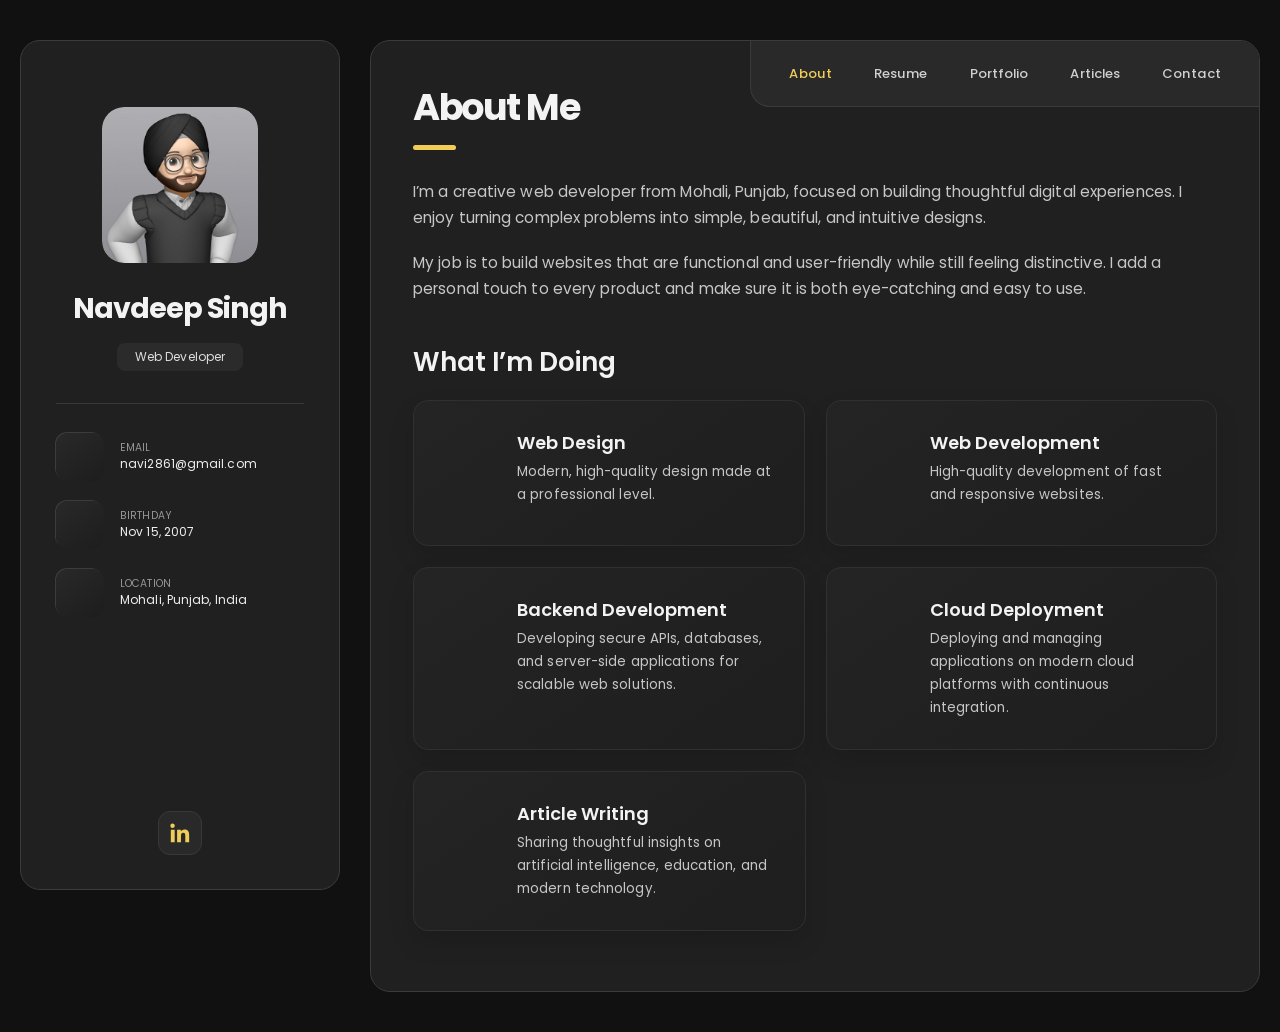
<file: index.html>
<!DOCTYPE html><html lang="en"><head><meta charset="UTF-8"><meta name="viewport" content="width=device-width,initial-scale=1"><meta name="description" content="About Navdeep Singh, frontend developer."><meta name="theme-color" content="#FAF8F4"><title>About — Navdeep Singh</title><link rel="preconnect" href="https://fonts.googleapis.com"><link rel="preconnect" href="https://fonts.gstatic.com" crossorigin><link href="https://fonts.googleapis.com/css2?family=Cormorant+Garamond:ital,wght@1,500;1,600&family=Inter:wght@400;500;600&family=Space+Grotesk:wght@500;600;700;800&display=swap" rel="stylesheet"><link rel="stylesheet" href="assets/css/style.css"></head><body data-page="about"><a class="skip-link" href="#main-content">Skip to main content</a><div id="portfolio-app"></div><noscript>Please enable JavaScript to view this portfolio.</noscript><script src="assets/js/script.js"></script></body></html>
</file>
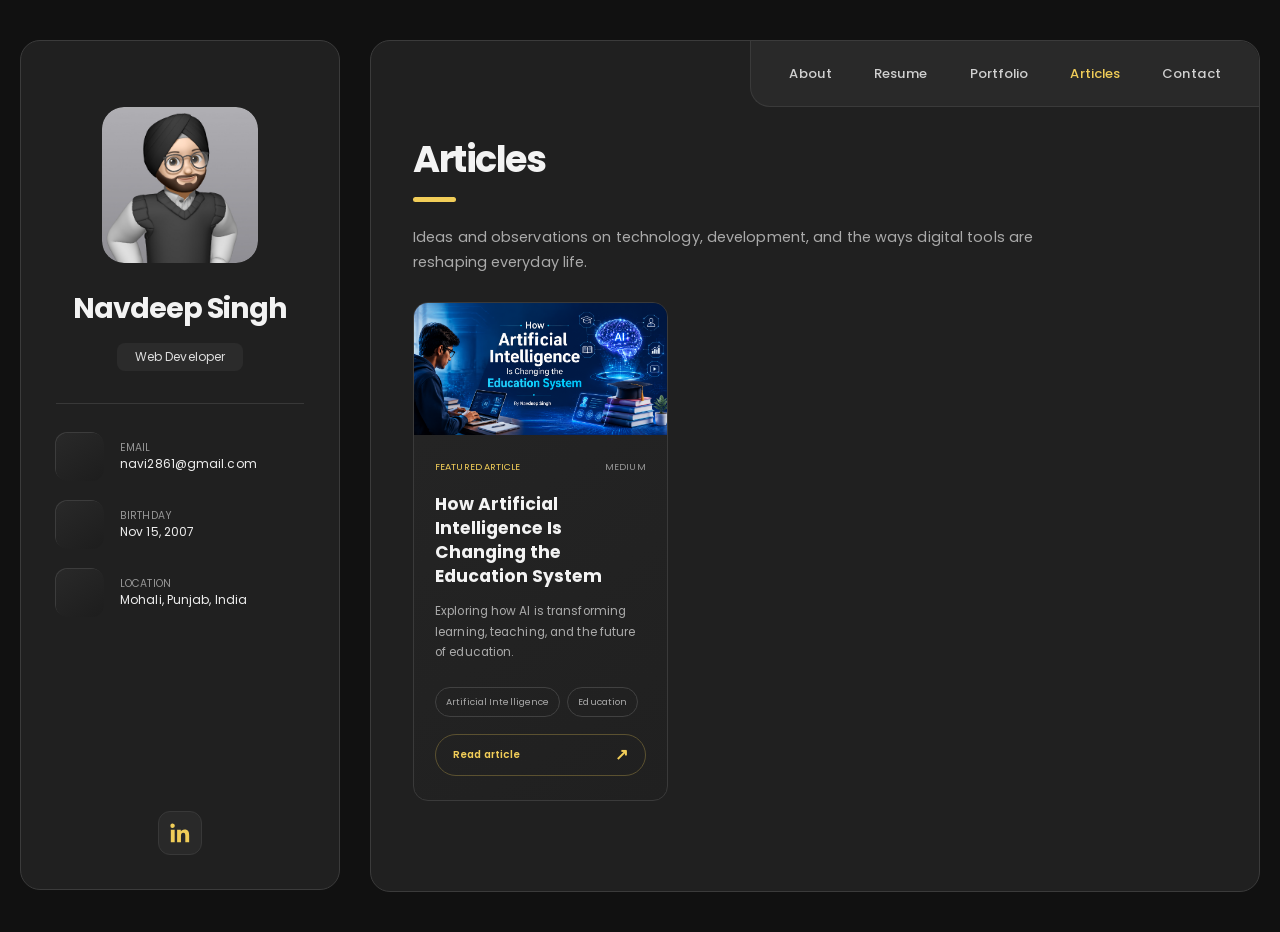
<file: articles.html>
<!DOCTYPE html><html lang="en"><head><meta charset="UTF-8"><meta name="viewport" content="width=device-width,initial-scale=1"><meta name="description" content="Articles by Navdeep Singh about artificial intelligence, education, and technology."><meta name="theme-color" content="#111111"><title>Articles — Navdeep Singh</title><link rel="preconnect" href="https://fonts.googleapis.com"><link rel="preconnect" href="https://fonts.gstatic.com" crossorigin><link href="https://fonts.googleapis.com/css2?family=Cormorant+Garamond:ital,wght@1,500;1,600&family=Inter:wght@400;500;600&family=Space+Grotesk:wght@500;600;700;800&display=swap" rel="stylesheet"><link rel="stylesheet" href="assets/css/style.css"></head><body data-page="articles"><a class="skip-link" href="#main-content">Skip to main content</a><div id="portfolio-app"></div><noscript>Please enable JavaScript to view this portfolio.</noscript><script src="assets/js/script.js"></script></body></html>
</file>
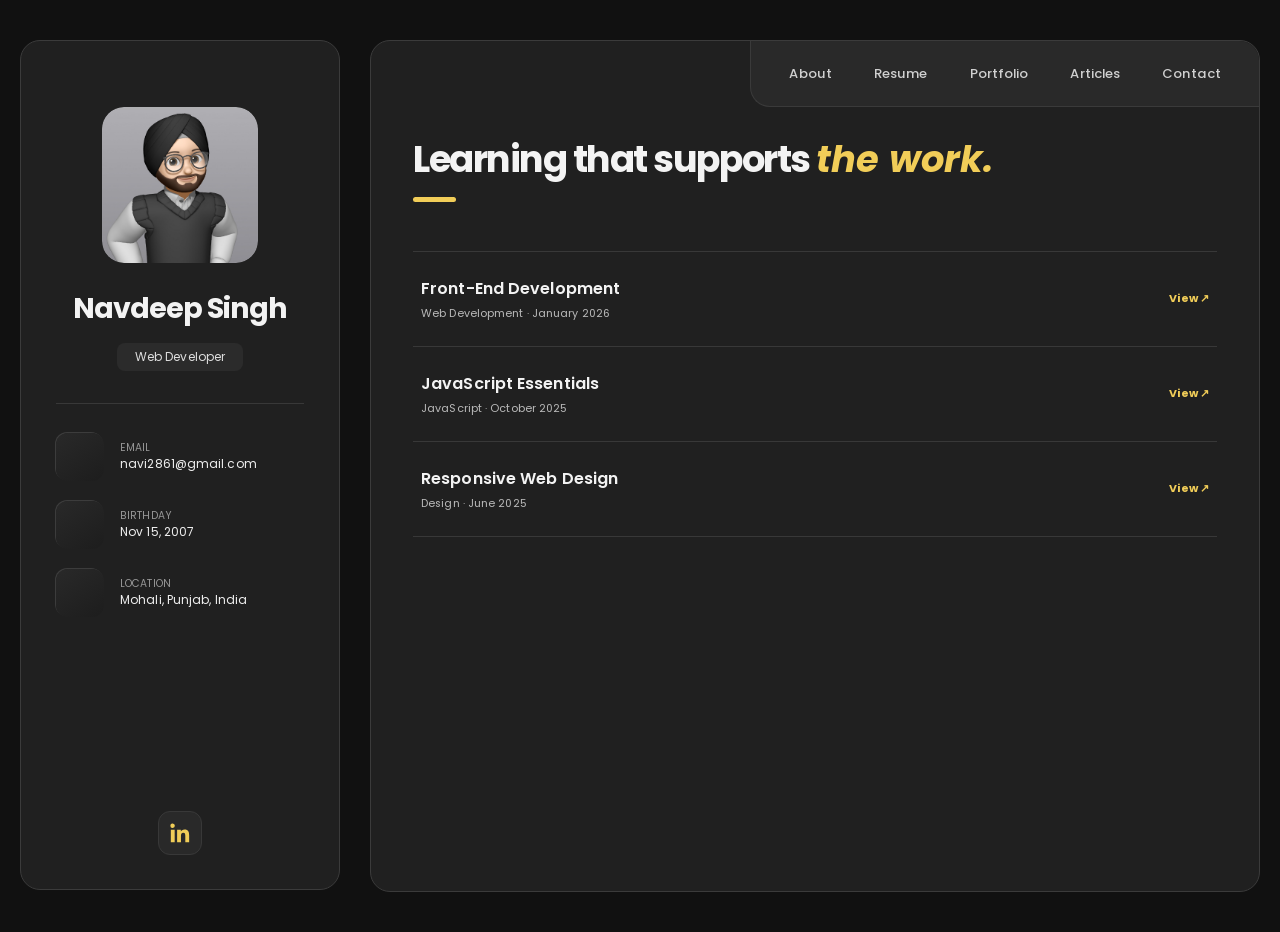
<file: certifications.html>
<!DOCTYPE html><html lang="en"><head><meta charset="UTF-8"><meta name="viewport" content="width=device-width,initial-scale=1"><meta name="description" content="Certifications earned by Navdeep Singh."><meta name="theme-color" content="#FAF8F4"><title>Certifications — Navdeep Singh</title><link rel="preconnect" href="https://fonts.googleapis.com"><link rel="preconnect" href="https://fonts.gstatic.com" crossorigin><link href="https://fonts.googleapis.com/css2?family=Cormorant+Garamond:ital,wght@1,500;1,600&family=Inter:wght@400;500;600&family=Space+Grotesk:wght@500;600;700;800&display=swap" rel="stylesheet"><link rel="stylesheet" href="assets/css/style.css"></head><body data-page="certifications"><a class="skip-link" href="#main-content">Skip to main content</a><div id="portfolio-app"></div><noscript>Please enable JavaScript to view this portfolio.</noscript><script src="assets/js/script.js"></script></body></html>
</file>
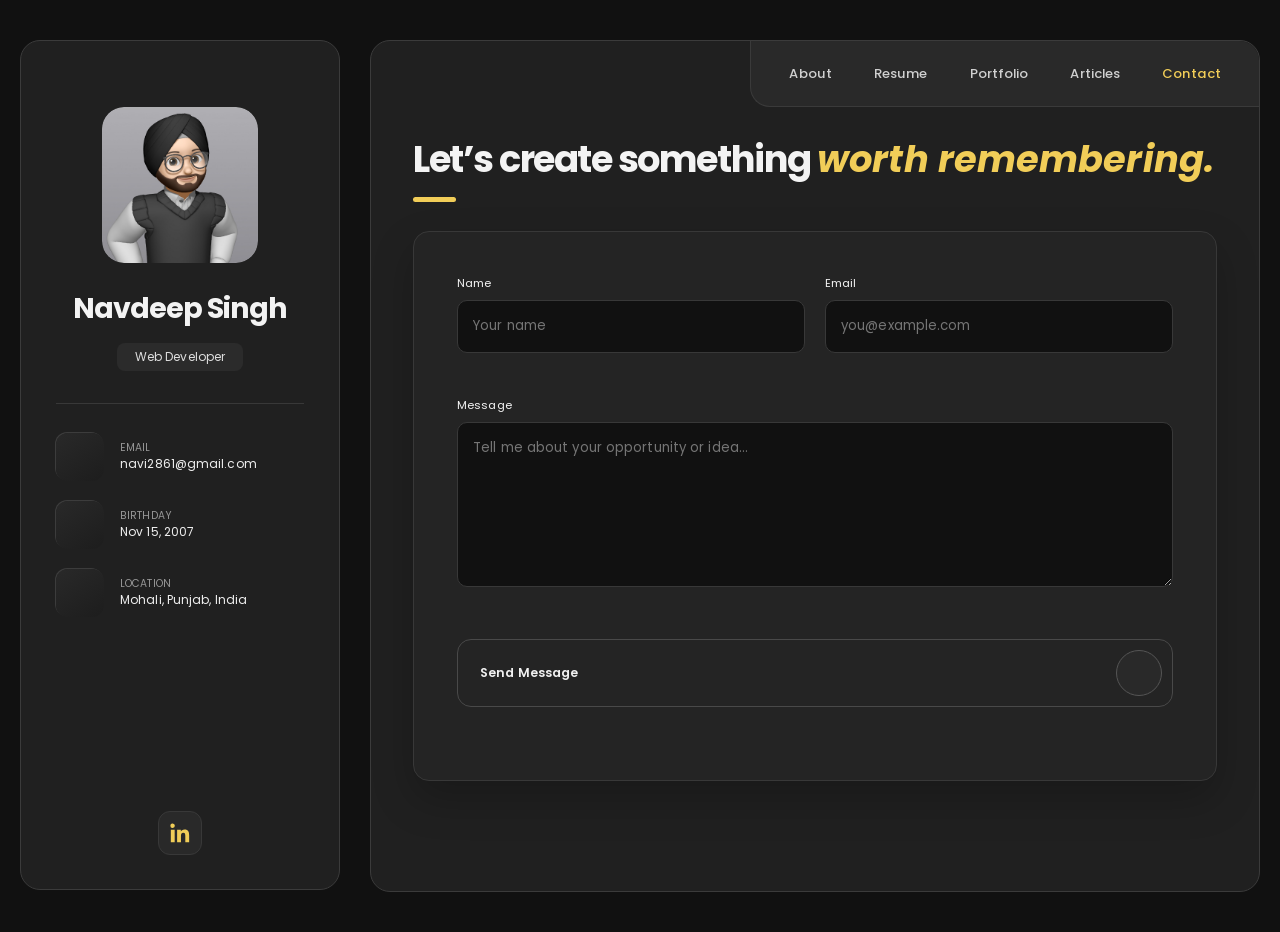
<file: contact.html>
<!DOCTYPE html><html lang="en"><head><meta charset="UTF-8"><meta name="viewport" content="width=device-width,initial-scale=1"><meta name="description" content="Contact Navdeep Singh."><meta name="theme-color" content="#FAF8F4"><title>Contact — Navdeep Singh</title><link rel="preconnect" href="https://fonts.googleapis.com"><link rel="preconnect" href="https://fonts.gstatic.com" crossorigin><link href="https://fonts.googleapis.com/css2?family=Cormorant+Garamond:ital,wght@1,500;1,600&family=Inter:wght@400;500;600&family=Space+Grotesk:wght@500;600;700;800&display=swap" rel="stylesheet"><link rel="stylesheet" href="assets/css/style.css"></head><body data-page="contact"><a class="skip-link" href="#main-content">Skip to main content</a><div id="portfolio-app"></div><noscript>Please enable JavaScript to view this portfolio.</noscript><script src="assets/js/script.js"></script></body></html>
</file>
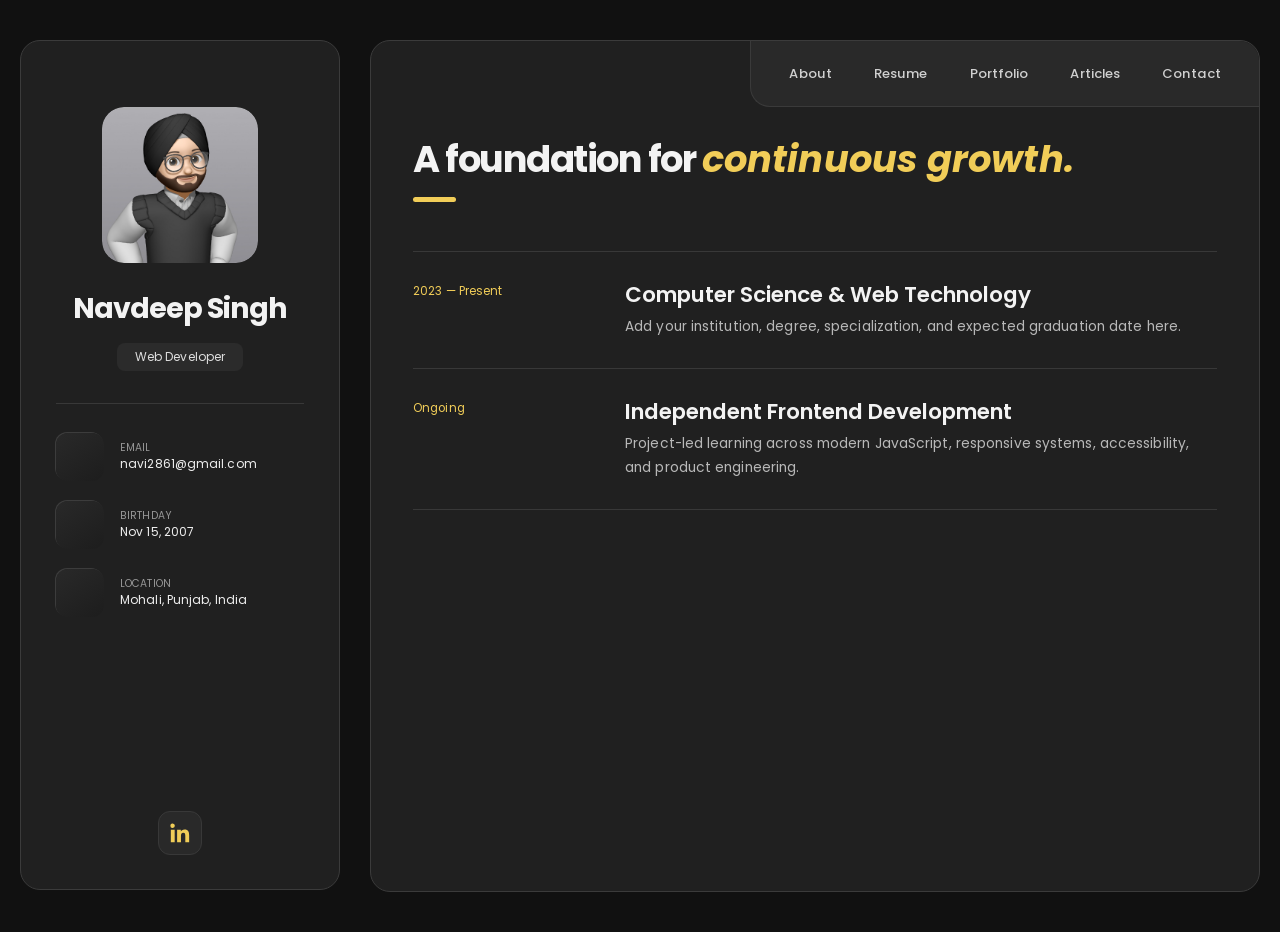
<file: education.html>
<!DOCTYPE html><html lang="en"><head><meta charset="UTF-8"><meta name="viewport" content="width=device-width,initial-scale=1"><meta name="description" content="Education of Navdeep Singh."><meta name="theme-color" content="#FAF8F4"><title>Education — Navdeep Singh</title><link rel="preconnect" href="https://fonts.googleapis.com"><link rel="preconnect" href="https://fonts.gstatic.com" crossorigin><link href="https://fonts.googleapis.com/css2?family=Cormorant+Garamond:ital,wght@1,500;1,600&family=Inter:wght@400;500;600&family=Space+Grotesk:wght@500;600;700;800&display=swap" rel="stylesheet"><link rel="stylesheet" href="assets/css/style.css"></head><body data-page="education"><a class="skip-link" href="#main-content">Skip to main content</a><div id="portfolio-app"></div><noscript>Please enable JavaScript to view this portfolio.</noscript><script src="assets/js/script.js"></script></body></html>
</file>
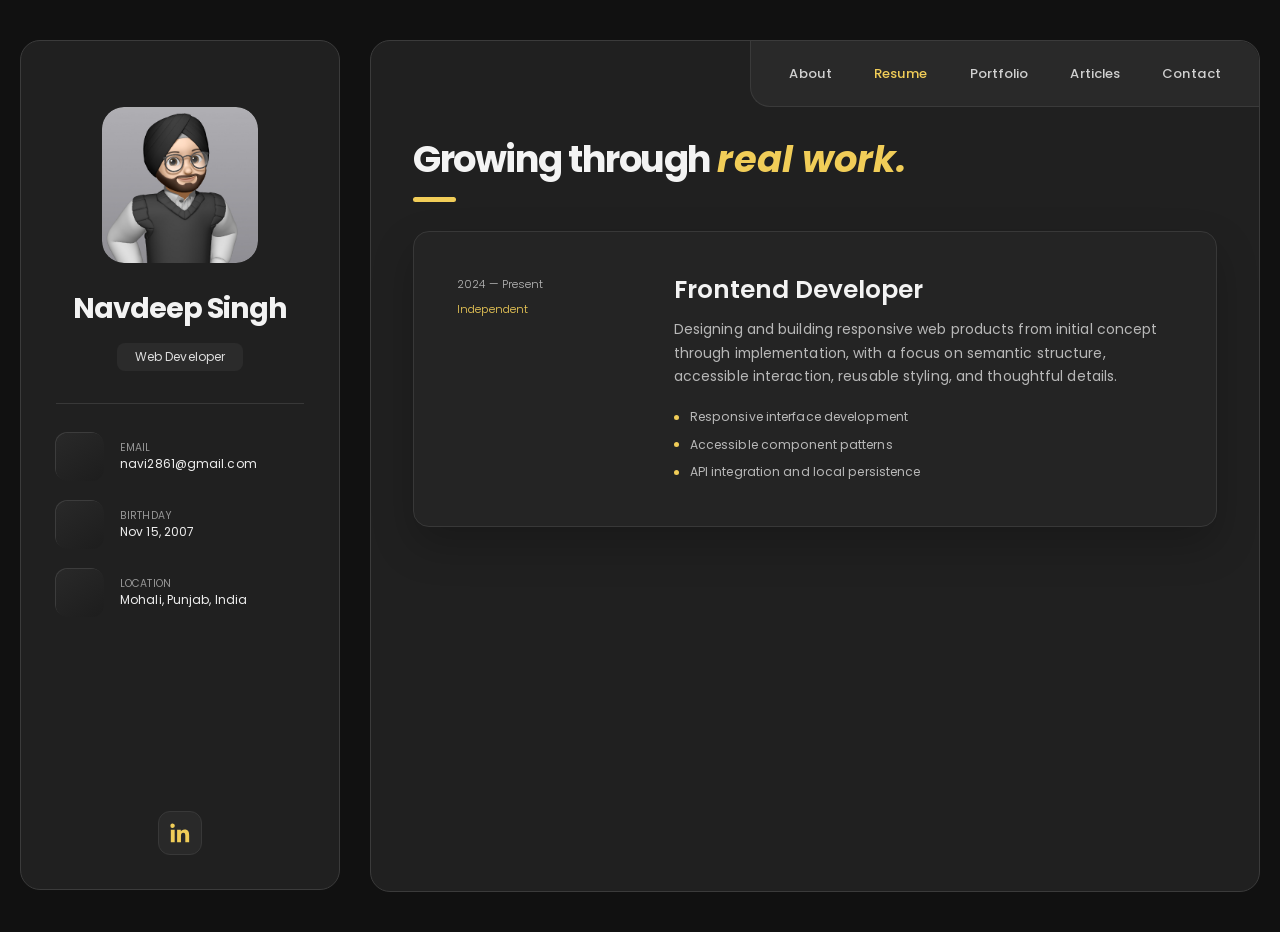
<file: experience.html>
<!DOCTYPE html><html lang="en"><head><meta charset="UTF-8"><meta name="viewport" content="width=device-width,initial-scale=1"><meta name="description" content="Experience of Navdeep Singh."><meta name="theme-color" content="#FAF8F4"><title>Experience — Navdeep Singh</title><link rel="preconnect" href="https://fonts.googleapis.com"><link rel="preconnect" href="https://fonts.gstatic.com" crossorigin><link href="https://fonts.googleapis.com/css2?family=Cormorant+Garamond:ital,wght@1,500;1,600&family=Inter:wght@400;500;600&family=Space+Grotesk:wght@500;600;700;800&display=swap" rel="stylesheet"><link rel="stylesheet" href="assets/css/style.css"></head><body data-page="experience"><a class="skip-link" href="#main-content">Skip to main content</a><div id="portfolio-app"></div><noscript>Please enable JavaScript to view this portfolio.</noscript><script src="assets/js/script.js"></script></body></html>
</file>
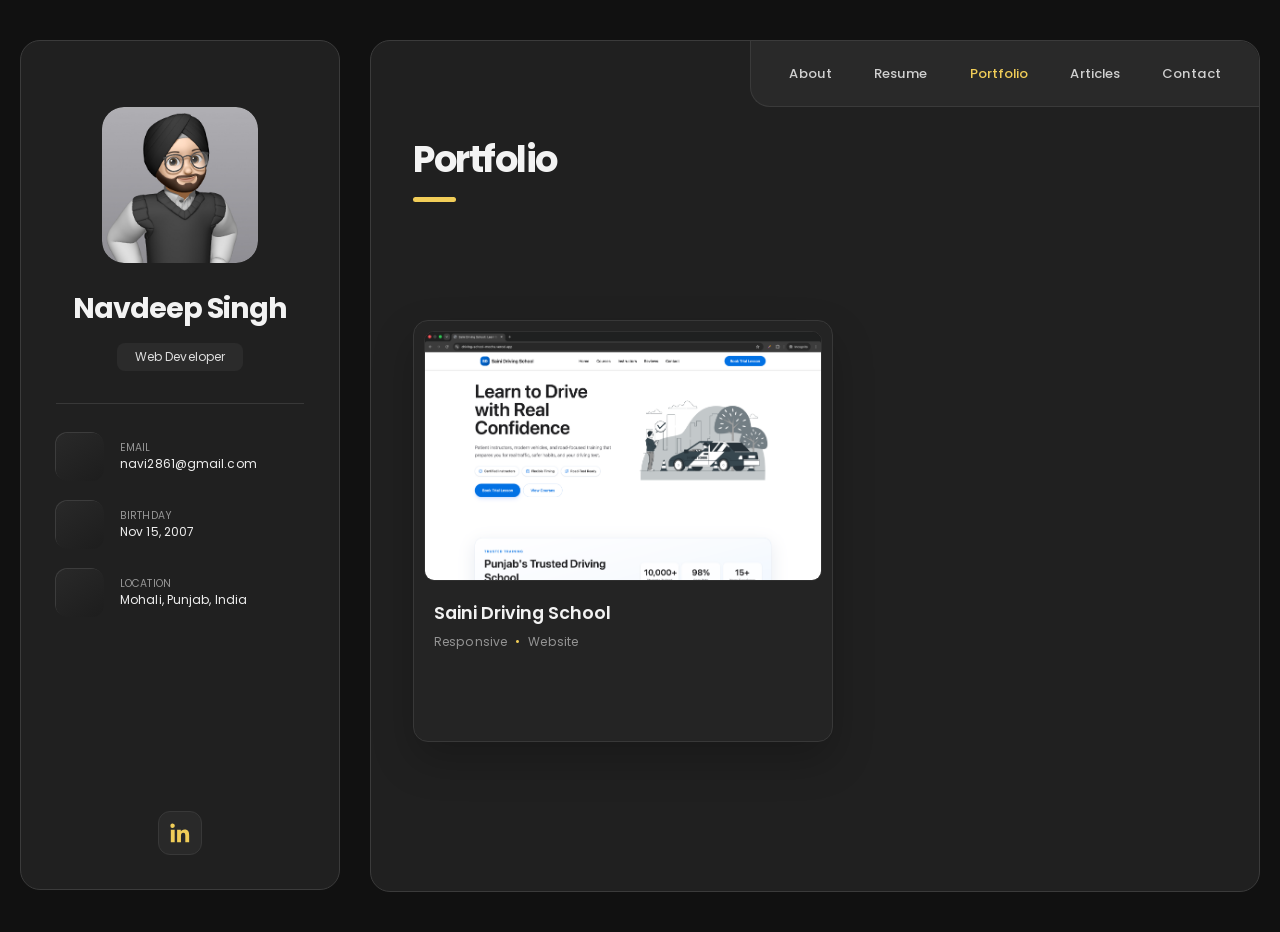
<file: projects.html>
<!DOCTYPE html><html lang="en"><head><meta charset="UTF-8"><meta name="viewport" content="width=device-width,initial-scale=1"><meta name="description" content="Featured projects by Navdeep Singh."><meta name="theme-color" content="#FAF8F4"><title>Projects — Navdeep Singh</title><link rel="preconnect" href="https://fonts.googleapis.com"><link rel="preconnect" href="https://fonts.gstatic.com" crossorigin><link href="https://fonts.googleapis.com/css2?family=Cormorant+Garamond:ital,wght@1,500;1,600&family=Inter:wght@400;500;600&family=Space+Grotesk:wght@500;600;700;800&display=swap" rel="stylesheet"><link rel="stylesheet" href="assets/css/style.css"></head><body data-page="projects"><a class="skip-link" href="#main-content">Skip to main content</a><div id="portfolio-app"></div><noscript>Please enable JavaScript to view this portfolio.</noscript><script src="assets/js/script.js"></script></body></html>
</file>
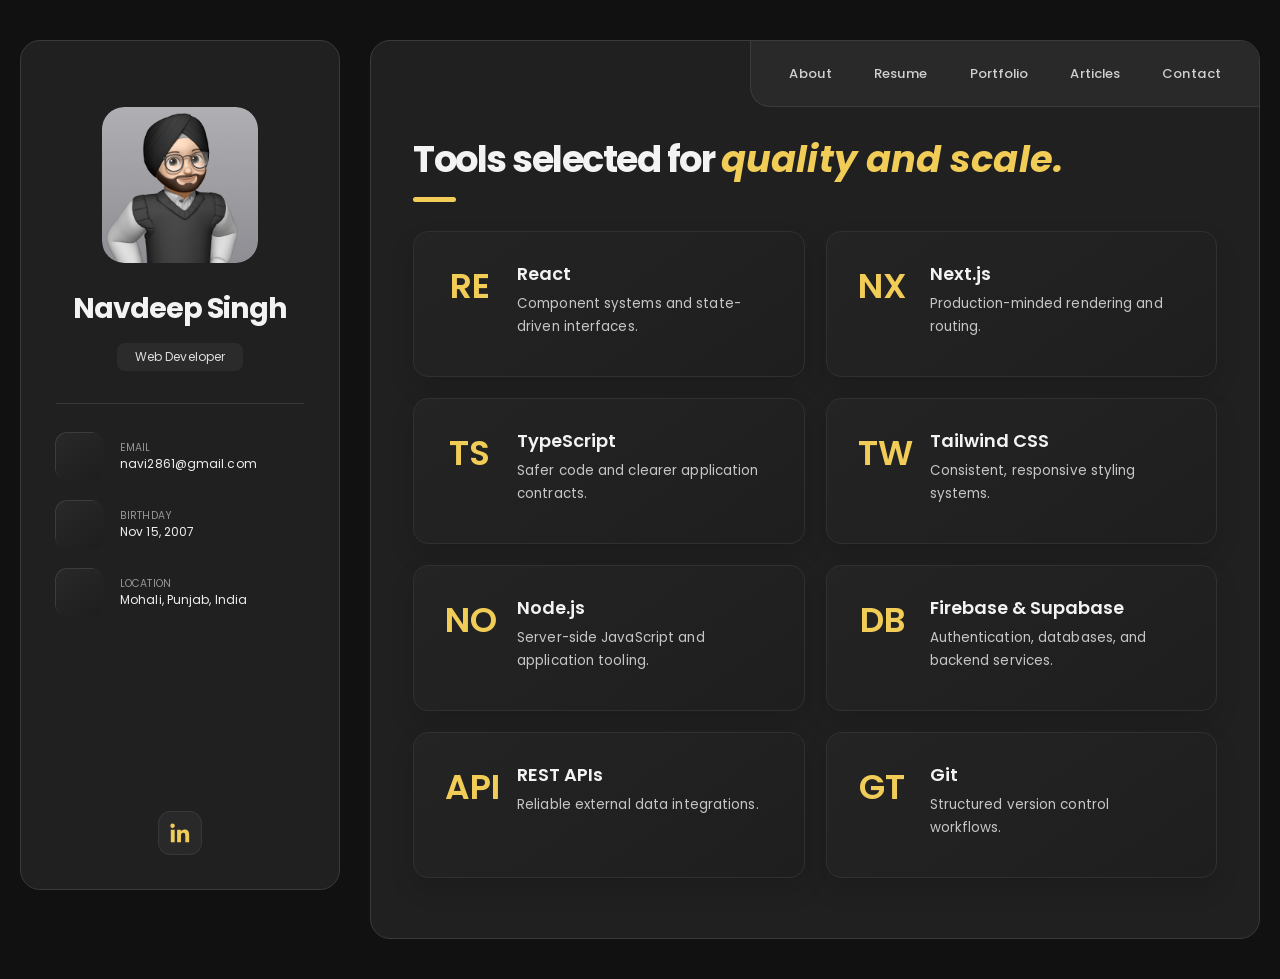
<file: skills.html>
<!DOCTYPE html><html lang="en"><head><meta charset="UTF-8"><meta name="viewport" content="width=device-width,initial-scale=1"><meta name="description" content="Technical skills of Navdeep Singh."><meta name="theme-color" content="#FAF8F4"><title>Skills — Navdeep Singh</title><link rel="preconnect" href="https://fonts.googleapis.com"><link rel="preconnect" href="https://fonts.gstatic.com" crossorigin><link href="https://fonts.googleapis.com/css2?family=Cormorant+Garamond:ital,wght@1,500;1,600&family=Inter:wght@400;500;600&family=Space+Grotesk:wght@500;600;700;800&display=swap" rel="stylesheet"><link rel="stylesheet" href="assets/css/style.css"></head><body data-page="skills"><a class="skip-link" href="#main-content">Skip to main content</a><div id="portfolio-app"></div><noscript>Please enable JavaScript to view this portfolio.</noscript><script src="assets/js/script.js"></script></body></html>
</file>
<file: assets/css/style.css>
@import url('https://fonts.googleapis.com/css2?family=Poppins:wght@300;400;500;600;700;800&display=swap');

.page-loader{position:fixed;inset:0;z-index:9999;display:flex;flex-direction:column;align-items:center;justify-content:center;gap:14px;background:#111;opacity:1;visibility:visible;transition:opacity .4s ease,visibility .4s ease}.page-loader.loader-hidden{opacity:0;visibility:hidden;pointer-events:none}.page-loader lord-icon{display:block;width:120px!important;height:120px!important}.page-loader p{color:#939393;font:400 .78rem/1.5 "Poppins",sans-serif;letter-spacing:.2px}

:root{--bg:#faf8f4;--panel:#f2eee7;--card:#ffffff;--ink:#171717;--muted:#606060;--line:#ddd6cc;--gold:#b08d57;--gold-text:#765b36;--gold-hover:#967447;--danger:#a44e4e;--shadow:0 18px 55px rgba(45,37,27,.07);--radius:16px;color-scheme:light}
[data-theme="dark"]{--bg:#121212;--panel:#171717;--card:#1b1b1b;--ink:#ececec;--muted:#9d9d9d;--line:#2a2a2a;--gold:#d4af37;--gold-text:#d4af37;--gold-hover:#b8962f;--danger:#d77a7a;--shadow:0 18px 55px rgba(18,18,18,.25);color-scheme:dark}
*{box-sizing:border-box;margin:0;padding:0}html{scroll-behavior:smooth;scroll-padding-top:88px}body{background:var(--bg);color:var(--ink);font:400 18px/1.65 "Inter",sans-serif;overflow-x:hidden;transition:background .3s,color .3s}a{color:inherit;text-decoration:none}button,input,textarea{font:inherit;color:inherit}button{cursor:pointer}ul{list-style:none}h1,h2,h3{font-family:"Space Grotesk",sans-serif}.skip-link{position:fixed;left:20px;top:-80px;z-index:100;background:var(--gold);color:#171717;padding:10px 15px;border-radius:8px}.skip-link:focus{top:16px}:focus-visible{outline:2px solid var(--gold);outline-offset:4px}.portfolio-shell{width:min(1480px,100%);margin:auto;display:grid;grid-template-columns:minmax(320px,360px) minmax(0,1fr);gap:clamp(48px,5vw,80px);padding:32px clamp(32px,4vw,64px)}.profile-sidebar{position:relative}.profile-card{position:sticky;top:32px;height:calc(100vh - 64px);min-height:700px;background:var(--panel);border:1px solid var(--line);border-radius:var(--radius);padding:28px;display:flex;flex-direction:column;justify-content:center;box-shadow:var(--shadow)}.profile-topline{display:flex;justify-content:space-between;align-items:center;margin-bottom:18px}.availability{font-size:.6rem;text-transform:uppercase;letter-spacing:.1em;color:var(--muted);display:flex;align-items:center;gap:8px}.availability i{width:7px;height:7px;border-radius:50%;background:var(--gold);box-shadow:0 0 0 4px color-mix(in srgb,var(--gold) 16%,transparent)}.theme-toggle{width:44px;height:44px;border:1px solid var(--line);border-radius:50%;background:var(--card);display:grid;place-items:center;transition:.2s}.theme-toggle:hover{border-color:var(--gold);color:var(--gold-text);transform:rotate(12deg)}.profile-image{position:relative;height:clamp(160px,23vh,220px);border-radius:12px;overflow:hidden;background:color-mix(in srgb,var(--panel) 68%,var(--gold));display:grid;place-items:center}.profile-image:before{content:"";position:absolute;width:58%;height:74%;bottom:-28%;border-radius:50% 50% 15% 15%;background:color-mix(in srgb,var(--muted) 42%,var(--panel))}.profile-image span{position:relative;font:700 4.8rem/1 "Space Grotesk",sans-serif;color:color-mix(in srgb,var(--muted) 70%,var(--gold));letter-spacing:-.08em}.profile-image small{position:absolute;bottom:12px;right:12px;color:var(--muted);font-size:.55rem;text-transform:uppercase;letter-spacing:.1em}.profile-intro{margin:22px 0 19px}.profile-label{font:600 .67rem/1 "Space Grotesk",sans-serif;text-transform:uppercase;letter-spacing:.15em;color:var(--gold-text)}.profile-intro h1{font-size:clamp(2.5rem,3.2vw,3.45rem);line-height:.94;letter-spacing:-.06em;margin:11px 0 13px}.tagline{color:var(--muted);font-size:.78rem;line-height:1.55;max-width:290px}.profile-details{font-style:normal;border-top:1px solid var(--line);display:grid}.profile-details>a,.profile-details>div{display:flex;justify-content:space-between;align-items:center;gap:12px;border-bottom:1px solid var(--line);padding:8px 0}.profile-details span{font-size:.58rem;color:var(--muted)}.profile-details strong{font-size:.61rem;font-weight:600;text-align:right;overflow-wrap:anywhere}.profile-details a:hover strong{color:var(--gold-text)}.resume-button{min-height:46px;margin-top:17px;padding:0 17px;border-radius:999px;background:var(--gold);color:#171717;display:flex;align-items:center;justify-content:space-between;font:600 .69rem "Space Grotesk",sans-serif;transition:.2s}.resume-button:hover{background:var(--gold-hover);transform:translateY(-2px)}.profile-socials{display:flex;gap:8px;margin-top:13px}.profile-socials a{width:38px;height:38px;border-radius:50%;border:1px solid var(--line);display:grid;place-items:center;font-size:.6rem;font-weight:600;background:var(--card)}.profile-socials a:hover{border-color:var(--gold);color:var(--gold-text)}.sidebar-footer{margin-top:13px;color:var(--muted);font-size:.55rem}.main-content{min-width:0;background:var(--card);border:1px solid var(--line);border-radius:var(--radius);box-shadow:var(--shadow);align-self:start}.content-nav{position:sticky;top:0;z-index:20;min-height:66px;padding:10px clamp(24px,4vw,48px);display:flex;align-items:center;justify-content:space-between;gap:16px;border-bottom:1px solid var(--line);border-radius:var(--radius) var(--radius) 0 0;background:color-mix(in srgb,var(--card) 92%,transparent);backdrop-filter:blur(16px)}.content-nav a{position:relative;min-height:44px;display:flex;align-items:center;color:var(--muted);font:500 .63rem "Space Grotesk",sans-serif;text-transform:uppercase;letter-spacing:.07em;white-space:nowrap}.content-nav a:hover,.content-nav a.active{color:var(--gold-text)}.content-nav a.active:after{content:"";position:absolute;left:0;right:0;bottom:3px;height:1px;background:var(--gold)}.content-section{margin-inline:clamp(24px,4vw,48px);padding:clamp(100px,10vw,150px) 0;border-bottom:1px solid var(--line)}.content-section:first-of-type{padding-top:clamp(80px,8vw,120px)}.content-section:last-child{border:0}.section-heading{margin-bottom:52px}.section-heading>p{color:var(--gold-text);font:600 .68rem/1 "Space Grotesk",sans-serif;text-transform:uppercase;letter-spacing:.16em;margin-bottom:20px}.section-heading h2{font-size:clamp(3.1rem,5vw,5rem);line-height:1.02;letter-spacing:-.06em;max-width:900px}.section-heading h2 em{font-family:"Cormorant Garamond",serif;font-weight:600;color:var(--gold);white-space:nowrap}.section-heading>span{display:block;color:var(--muted);font-size:.88rem;margin-top:22px}.about-grid{display:grid;grid-template-columns:minmax(0,.8fr) minmax(0,1.2fr);gap:clamp(36px,5vw,72px)}.about-grid .lead{font:500 clamp(1.35rem,2.1vw,1.8rem)/1.45 "Space Grotesk",sans-serif;letter-spacing:-.025em}.about-grid>div{color:var(--muted);max-width:620px}.about-grid>div p+p{margin-top:22px}.timeline{border-top:1px solid var(--line)}.timeline article{display:grid;grid-template-columns:180px minmax(0,1fr);gap:32px;padding:30px 0;border-bottom:1px solid var(--line)}.timeline time{color:var(--gold-text);font-size:.72rem}.timeline h3{font-size:1.35rem;margin-bottom:7px}.timeline p{color:var(--muted);font-size:.86rem}.skills-grid{display:grid;grid-template-columns:repeat(2,minmax(0,1fr));gap:16px}.skills-grid article{min-height:155px;background:var(--card);border:1px solid var(--line);border-radius:var(--radius);padding:25px;display:grid;grid-template-columns:48px 1fr;gap:18px;box-shadow:var(--shadow);transition:.25s}.skills-grid article:hover{border-color:var(--gold);transform:translateY(-4px)}.skills-grid article>span{width:44px;height:44px;border:1px solid var(--line);border-radius:50%;display:grid;place-items:center;color:var(--gold-text);font:600 .58rem "Space Grotesk",sans-serif}.skills-grid h3{font-size:1.15rem;margin:5px 0}.skills-grid p{color:var(--muted);font-size:.75rem}.experience-card{display:grid;grid-template-columns:minmax(150px,.35fr) minmax(0,1fr);gap:42px;background:var(--card);border:1px solid var(--line);border-radius:var(--radius);padding:38px;box-shadow:var(--shadow)}.experience-meta{display:flex;flex-direction:column;gap:6px;color:var(--muted);font-size:.7rem}.experience-meta span{color:var(--gold-text)}.experience-card h3{font-size:1.55rem}.experience-card>div:last-child>p{color:var(--muted);font-size:.87rem;margin:13px 0 18px;max-width:650px}.experience-card li{position:relative;padding-left:16px;color:var(--muted);font-size:.76rem;margin-top:7px}.experience-card li:before{content:"";position:absolute;left:0;top:.65em;width:5px;height:5px;border-radius:50%;background:var(--gold)}.projects-grid{display:grid;grid-template-columns:repeat(2,minmax(0,1fr));gap:20px}.project-card{background:var(--card);border:1px solid var(--line);border-radius:var(--radius);overflow:hidden;box-shadow:var(--shadow);transition:.3s;display:flex;flex-direction:column}.project-card:hover{border-color:var(--gold);transform:translateY(-5px)}.project-card.featured{grid-column:1/-1;display:grid;grid-template-columns:minmax(0,1.15fr) minmax(0,.85fr)}.project-preview{min-height:300px;margin:10px;border-radius:11px;display:grid;place-items:center;overflow:hidden;transition:.4s}.project-card:hover .project-preview{transform:scale(1.015)}.featured .project-preview{min-height:430px}.preview-portfolio{background:#d4d0c5}.preview-task{background:#d7d2c8}.preview-weather{background:#d0d7d6}.browser-ui,.task-ui,.weather-ui{width:68%;background:#fff;color:#171717;padding:22px;box-shadow:14px 16px 0 rgba(23,23,23,.1)}.browser-ui i{display:inline-block;width:6px;height:6px;border-radius:50%;background:#aaa;margin-right:3px}.browser-ui strong{display:block;text-align:center;font:700 3rem "Space Grotesk";color:#8b7047;margin-top:40px}.browser-ui small{display:block;text-align:center;text-transform:uppercase;letter-spacing:.1em}.task-ui small,.task-ui strong{display:block}.task-ui strong{margin:7px 0 20px}.task-ui i{display:block;height:30px;background:#ece9e2;border-left:3px solid #b08d57;margin-top:7px}.weather-ui{text-align:center}.weather-ui small,.weather-ui strong,.weather-ui span{display:block}.weather-ui strong{font:700 4rem "Space Grotesk"}.weather-ui span{color:#806742;font-size:.7rem}.project-copy{padding:31px;display:flex;flex-direction:column;flex:1}.card-label{display:flex;justify-content:space-between;gap:15px;text-transform:uppercase;letter-spacing:.09em;font-size:.57rem}.card-label span{color:var(--gold-text)}.card-label small{color:var(--muted)}.project-copy h3{font-size:1.5rem;margin:27px 0 10px}.project-copy>p{color:var(--muted);font-size:.8rem}.project-copy>ul{display:flex;gap:6px;flex-wrap:wrap;margin:22px 0}.project-copy>ul li{border:1px solid var(--line);border-radius:999px;padding:5px 9px;color:var(--muted);font-size:.55rem;text-transform:uppercase}.project-actions{display:flex;gap:10px;margin-top:auto}.project-actions a{min-height:44px;padding:0 15px;border:1px solid var(--line);border-radius:999px;display:inline-flex;align-items:center;font:600 .65rem "Space Grotesk"}.project-actions .primary-action{background:var(--gold);border-color:var(--gold);color:#171717}.project-actions a:hover{border-color:var(--gold);transform:translateY(-2px)}.certificate-list{border-top:1px solid var(--line)}.certificate-list button{width:100%;min-height:95px;border:0;border-bottom:1px solid var(--line);background:transparent;display:flex;justify-content:space-between;align-items:center;text-align:left;padding:20px 8px;transition:.2s}.certificate-list button:hover{padding-inline:18px;background:var(--card)}.certificate-list button>span{font:600 1rem "Space Grotesk"}.certificate-list small{display:block;color:var(--muted);font:400 .68rem "Inter";margin-top:5px}.certificate-list b{color:var(--gold-text);font-size:.68rem}.contact-form{background:var(--card);border:1px solid var(--line);border-radius:var(--radius);padding:38px;box-shadow:var(--shadow)}.form-row{display:grid;grid-template-columns:repeat(2,minmax(0,1fr));gap:20px}.field{margin-bottom:24px}.field label{display:block;font:600 .69rem "Space Grotesk";margin-bottom:8px}.field input,.field textarea{width:100%;border:1px solid var(--line);border-radius:10px;background:var(--bg);padding:14px 15px;outline:0;font-size:.83rem}.field textarea{resize:vertical}.field input:focus,.field textarea:focus{border-color:var(--gold);box-shadow:0 0 0 3px color-mix(in srgb,var(--gold) 14%,transparent)}.field input.invalid,.field textarea.invalid{border-color:var(--danger)}.error{display:block;min-height:16px;color:var(--danger);font-size:.6rem;margin-top:4px}.submit-button{min-height:50px;border:0;border-radius:999px;background:var(--gold);color:#171717;padding:0 22px;display:flex;align-items:center;gap:40px;font:600 .7rem "Space Grotesk";transition:.2s}.submit-button:hover{background:var(--gold-hover);transform:translateY(-2px)}.form-status{min-height:20px;color:var(--gold-text);font-size:.7rem;margin-top:10px}.certificate-modal{width:min(680px,calc(100% - 30px));border:1px solid var(--line);border-radius:var(--radius);background:var(--bg);color:var(--ink);padding:55px;box-shadow:var(--shadow)}.certificate-modal::backdrop{background:rgba(23,23,23,.72);backdrop-filter:blur(6px)}.modal-close{position:absolute;right:16px;top:16px;width:44px;height:44px;border:1px solid var(--line);border-radius:50%;background:var(--card)}.certificate-modal>div{min-height:340px;border:1px solid var(--gold);display:flex;flex-direction:column;align-items:center;justify-content:center;text-align:center;padding:25px}.certificate-modal span{font-size:.65rem;color:var(--gold-text);text-transform:uppercase;letter-spacing:.15em}.certificate-modal h2{font-size:2.2rem;margin:17px}.certificate-modal p{color:var(--muted);font-size:.8rem}.certificate-modal strong{margin-top:30px}.certificate-modal small{color:var(--muted)}.reveal{opacity:0;transform:translateY(20px);transition:opacity .5s ease,transform .5s ease}.reveal.visible{opacity:1;transform:none}
@media(max-width:1200px) and (min-width:1024px){.portfolio-shell{grid-template-columns:320px minmax(0,1fr);gap:42px;padding-inline:32px}.profile-card{padding:22px}.section-heading h2{font-size:clamp(3rem,4.5vw,4rem)}}
@media(max-width:1023px){.portfolio-shell{display:block;width:min(100% - 48px,940px);padding:24px 0}.profile-card{position:relative;top:auto;height:auto;min-height:0;display:grid;grid-template-columns:220px minmax(0,1fr);gap:26px;padding:28px;justify-content:initial}.profile-topline{grid-column:1/-1;margin:0}.profile-image{grid-row:2/span 2;height:260px}.profile-intro{margin:0;align-self:end}.profile-details{align-self:start}.resume-button{grid-column:2;margin:0}.profile-socials{grid-column:2;margin:0}.sidebar-footer{grid-column:1/-1;margin:0}.main-content{margin-top:20px}.content-nav{top:0;padding-inline:24px;gap:13px}.content-nav a{font-size:.56rem}.content-section{padding-block:95px}.section-heading h2{font-size:clamp(3rem,7vw,4.5rem)}}
@media(max-width:767px){body{font-size:16px}.portfolio-shell{width:calc(100% - 40px);padding-top:20px}.profile-card{display:flex;padding:20px}.profile-image{order:1;width:100%;height:270px}.profile-intro{order:2;margin:18px 0 6px}.profile-topline{order:0}.profile-details{order:3;width:100%}.resume-button{order:4;width:100%;min-height:48px}.profile-socials{order:5}.sidebar-footer{order:6}.profile-intro h1{font-size:3.25rem}.main-content{margin-top:20px}.content-nav{position:relative;top:auto;display:grid;grid-template-columns:repeat(2,minmax(0,1fr));padding:14px 18px;gap:4px 12px}.content-nav a{min-height:40px;font-size:.58rem}.content-nav a.active:after{bottom:2px}.content-section{margin-inline:20px}.content-section,.content-section:first-of-type{padding-block:78px}.section-heading{margin-bottom:38px}.section-heading h2{font-size:clamp(2.75rem,13vw,3.65rem)}.section-heading h2 em{white-space:normal}.about-grid,.timeline article,.skills-grid,.experience-card,.projects-grid,.project-card.featured,.form-row{grid-template-columns:1fr}.about-grid{gap:25px}.timeline article{gap:10px}.skills-grid{gap:12px}.skills-grid article{width:100%;min-height:140px}.experience-card{gap:22px;padding:26px}.project-card.featured{display:flex}.project-preview,.featured .project-preview{width:calc(100% - 20px);min-height:0;aspect-ratio:16/10}.project-copy{padding:25px}.project-actions{flex-wrap:wrap}.project-actions a{flex:1;justify-content:center;white-space:nowrap}.contact-form{padding:26px 20px}.submit-button{width:100%;justify-content:space-between}.certificate-list button{min-height:100px}.certificate-modal{padding:50px 16px 16px}.profile-details>a,.profile-details>div{min-height:44px}}
@media(max-width:420px){.portfolio-shell{width:calc(100% - 32px)}.profile-image{height:235px}.profile-intro h1{font-size:3rem}.project-actions a{flex-basis:100%}.browser-ui,.task-ui,.weather-ui{width:80%}}
@media(prefers-reduced-motion:reduce){html{scroll-behavior:auto}*,*:before,*:after{animation-duration:.01ms!important;transition-duration:.01ms!important}.reveal{opacity:1;transform:none}}
.main-content{min-height:calc(100vh - 64px)}.page-section{min-height:calc(100vh - 131px);display:flex;flex-direction:column;justify-content:center}.page-section .projects-grid{margin-block:auto}.content-nav a[aria-current="page"]{color:var(--gold-text)}
@media(max-width:1023px){.main-content{min-height:0}.page-section{min-height:680px}}
@media(max-width:767px){.page-section{min-height:0;display:block}}

/* Dark portfolio layout */
:root,[data-theme="dark"]{--bg:#111;--panel:#202020;--card:#202020;--ink:#f3f3f3;--muted:#b8b8b8;--line:#383838;--gold:#f1cd58;--gold-text:#f1cd58;--shadow:0 18px 42px rgba(0,0,0,.22);color-scheme:dark}
body{background:#111;font-size:15px;line-height:1.55}
.portfolio-shell{width:min(1100px,calc(100% - 44px));min-height:100vh;grid-template-columns:248px minmax(0,1fr);gap:22px;padding:52px 0;margin:auto;align-items:start}
.profile-card{top:52px;height:auto;min-height:680px;padding:38px 27px 25px;justify-content:flex-start;border-radius:20px;background:#202020;border-color:#3b3b3b;box-shadow:none}
.profile-image{width:136px;height:136px;margin:15px auto 24px;border-radius:22px;background:linear-gradient(145deg,#494949,#303030)}
.profile-image:before,.profile-image small{display:none}.profile-image span{font-size:4.9rem;filter:saturate(.72)}
.profile-image img{display:block;width:100%;height:100%;object-fit:cover;object-position:center;border-radius:inherit}
.profile-intro{text-align:center;margin:0 0 28px}.profile-intro h1{font-size:1.55rem;line-height:1.2;letter-spacing:-.035em;margin:0 0 15px}.profile-label{display:inline-flex;padding:7px 16px;border-radius:8px;background:#2b2b2b;color:#ddd;font-size:.68rem;letter-spacing:0;text-transform:none;font-weight:500}
.profile-details{padding-top:25px;border-top-color:#383838;gap:17px}.profile-details>a,.profile-details>div{display:grid;grid-template-columns:42px 1fr;justify-content:start;gap:14px;padding:0;border:0;min-width:0}.profile-details i{width:42px;height:42px;display:grid;place-items:center;border-radius:11px;background:linear-gradient(145deg,#292929,#1d1d1d);box-shadow:-1px -1px 0 #3c3c3c;color:var(--gold);font-style:normal;font-size:1rem}.profile-details span{display:flex;min-width:0;flex-direction:column;justify-content:center}.profile-details small{font-size:.58rem;line-height:1.3;color:#969696;text-transform:uppercase}.profile-details strong{font-size:.67rem;line-height:1.5;text-align:left;color:#eee;font-weight:500;white-space:normal}.profile-socials{justify-content:center;gap:13px;margin-top:auto;padding-top:25px}.profile-socials a{width:auto;height:auto;border:0;background:transparent;color:#929292;font-size:.8rem}.sidebar-footer,.resume-button,.profile-topline{display:none}
.profile-details .lordicon-box{overflow:hidden}.profile-details lord-icon{display:block;width:30px!important;height:30px!important;pointer-events:auto}
.submit-button lord-icon{display:block;width:27px!important;height:27px!important;pointer-events:auto}
.submit-button{min-width:230px;min-height:58px;padding-inline:26px;justify-content:space-between}
.skills-grid article>.service-lordicon{display:grid;place-items:center}.service-lordicon lord-icon{display:block;width:100%!important;height:100%!important}
.profile-socials .linkedin-link{width:44px;height:44px;display:grid;place-items:center;border:1px solid #383838;border-radius:12px;background:#292929;transition:transform .2s ease,border-color .2s ease}.profile-socials .linkedin-link:hover{border-color:#f0cd58;transform:translateY(-2px)}.profile-socials .linkedin-link img{display:block;width:26px;height:26px;transform-origin:center}.profile-socials .linkedin-link:hover img{animation:linkedin-pop .55s ease both}@keyframes linkedin-pop{0%{transform:scale(1) rotate(0)}35%{transform:scale(1.2) rotate(-6deg)}65%{transform:scale(1.08) rotate(4deg)}100%{transform:scale(1.14) rotate(0)}}
.main-content{position:relative;min-height:680px;border-radius:20px;background:#202020;border-color:#3b3b3b;box-shadow:none;overflow:hidden}
.content-nav{position:absolute;top:0;right:0;width:auto;min-width:410px;min-height:59px;justify-content:space-around;padding:0 20px;border:1px solid #3a3a3a;border-top:0;border-right:0;border-radius:0 20px 0 20px;background:#292929;backdrop-filter:none}
.content-nav a{min-height:58px;padding:0 10px;font-size:.74rem;text-transform:none;letter-spacing:0;color:#d0d0d0}.content-nav a.active:after{display:none}.content-nav a.active{color:var(--gold)}
.content-section,.content-section:first-of-type{margin:0;padding:31px 28px 44px;border:0;min-height:680px;justify-content:flex-start}.section-heading{margin:0 0 24px;padding-top:0}.section-heading>p,.section-heading>span{display:none}.section-heading h2{position:relative;font-size:2rem;line-height:1.2;letter-spacing:-.04em;padding-bottom:18px;max-width:none}.section-heading h2:after{content:"";position:absolute;left:0;bottom:0;width:37px;height:4px;border-radius:4px;background:var(--gold)}
.about-copy{max-width:760px;color:#c7c7c7;font-size:.86rem}.about-copy p+p{margin-top:16px}.services{margin-top:38px}.services>h3{font-size:1.42rem;margin-bottom:18px}.skills-grid{gap:18px}.skills-grid article{min-height:127px;padding:25px 27px;grid-template-columns:45px 1fr;gap:17px;border-color:#303030;border-radius:15px;background:linear-gradient(145deg,#242424,#1e1e1e);box-shadow:0 12px 25px rgba(0,0,0,.13)}.skills-grid article:hover{transform:translateY(-2px)}.skills-grid article>span{width:44px;height:44px;border:0;border-radius:0;color:var(--gold);font-size:1.9rem}.skills-grid h3{font-size:1rem;margin:2px 0 6px}.skills-grid p{font-size:.76rem;line-height:1.55;color:#c6c6c6}
.timeline,.certificate-list{margin-top:20px}.experience-card,.project-card,.contact-form{background:#242424;border-color:#383838}.content-section:not(:has(.about-copy)){padding-top:84px}
@media(max-width:1023px){.portfolio-shell{width:min(920px,calc(100% - 36px));padding:24px 0}.profile-card{top:auto;min-height:0;display:grid;grid-template-columns:150px 1fr;gap:20px;padding:24px}.profile-image{grid-row:1/span 2;width:132px;height:132px;margin:0}.profile-intro{text-align:left;align-self:end;margin:0}.profile-details{grid-column:2;padding-top:17px;grid-template-columns:repeat(2,minmax(0,1fr));gap:14px}.profile-socials{grid-column:1/-1;padding:0;margin:0}.main-content{margin-top:20px}.content-section,.content-section:first-of-type{min-height:0;padding:88px 27px 40px}.content-nav{position:absolute;min-width:400px}}
@media(max-width:680px){.portfolio-shell{width:calc(100% - 24px);padding:12px 0}.profile-card{display:flex;padding:22px;align-items:center}.profile-image{order:0;width:112px;height:112px;flex:none;margin:0}.profile-image span{font-size:4rem}.profile-intro{order:1;text-align:left;margin:0}.profile-intro h1{font-size:1.35rem}.profile-details{order:2;width:100%;grid-template-columns:1fr}.profile-socials{order:3}.content-nav{position:relative;min-width:0;width:100%;display:flex;padding:0 8px;border-left:0;border-radius:20px 20px 0 0}.content-nav a{font-size:.67rem;padding:0 5px}.content-section,.content-section:first-of-type,.content-section:not(:has(.about-copy)){padding:30px 20px 36px}.section-heading h2{font-size:1.8rem}.skills-grid{grid-template-columns:1fr}.skills-grid article{min-height:120px}}

/* Global Poppins typography system */
html{-webkit-font-smoothing:antialiased;-moz-osx-font-smoothing:grayscale;text-rendering:optimizeLegibility}
body,body *,button,input,textarea,select{font-family:"Poppins",sans-serif!important;letter-spacing:.1px}
body{font-weight:400;line-height:1.7}
h1,h2,h3,h4,h5,h6{font-family:"Poppins",sans-serif;line-height:1.2;letter-spacing:0}
.profile-intro h1{font-family:"Poppins",sans-serif;font-weight:700}
.section-heading h2{font-family:"Poppins",sans-serif;font-weight:700}
.section-heading h2 em{font-family:"Poppins",sans-serif;font-weight:700}
.skills-grid h3,.experience-card h3,.project-copy h3,.services>h3,.timeline h3,.certificate-modal h2{font-family:"Poppins",sans-serif;font-weight:600}
.content-nav a{font-family:"Poppins",sans-serif;font-weight:500;letter-spacing:.1px}
.resume-button,.submit-button,.project-actions a,button{font-family:"Poppins",sans-serif;font-weight:600}
.profile-details small,.profile-details strong,.profile-label,.timeline time,.field label,.certificate-list small{font-family:"Poppins",sans-serif;font-weight:400;letter-spacing:.1px}
.card-label,.section-heading>p,.section-heading>span,.sidebar-footer,.experience-meta,.project-copy>p,.skills-grid p{font-family:"Poppins",sans-serif}
.card-label,.section-heading>span,.sidebar-footer,.experience-meta{font-weight:300;letter-spacing:.2px}
.about-copy,.about-grid,.timeline p,.skills-grid p,.experience-card p,.project-copy>p,.contact-form{line-height:1.7}

/* Responsive profile details toggle */
.profile-extra{display:contents}.profile-toggle{display:none}
@media(max-width:680px){
  .profile-card{display:grid;grid-template-columns:88px minmax(0,1fr) 38px;gap:14px;padding:18px;align-items:center;overflow:hidden}
  .profile-image{grid-column:1;grid-row:1;width:88px;height:88px;margin:0;border-radius:16px}
  .profile-image span{font-size:3.25rem}
  .profile-intro{grid-column:2;grid-row:1;min-width:0;text-align:left;margin:0}
  .profile-intro h1{font-size:1.15rem;margin:0 0 9px;white-space:nowrap}
  .profile-label{padding:5px 10px;font-size:.6rem}
  .profile-toggle{position:relative;z-index:5;grid-column:3;grid-row:1;display:grid;width:36px;height:36px;padding:0;place-items:center;border:1px solid #414141;border-radius:10px;background:#292929;color:var(--gold);box-shadow:0 6px 16px rgba(0,0,0,.18);pointer-events:auto;touch-action:manipulation;-webkit-tap-highlight-color:transparent}
  .profile-toggle span{display:block;font-size:1.25rem;line-height:1;transition:transform .25s ease}
  .profile-toggle[aria-expanded="true"] span{transform:rotate(180deg)}
  .profile-extra{grid-column:1/-1;display:block;max-height:0;opacity:0;overflow:hidden;visibility:hidden;transition:max-height .35s ease,opacity .25s ease,padding-top .35s ease;padding-top:0}
  .details-open .profile-extra{max-height:460px;opacity:1;visibility:visible;padding-top:8px}
  .profile-details{display:grid;width:100%;grid-template-columns:1fr;gap:14px;padding-top:18px}
  .profile-details>a,.profile-details>div{grid-template-columns:40px minmax(0,1fr)}
  .profile-details i{width:40px;height:40px}
  .profile-socials{display:flex;justify-content:center;margin:0;padding-top:20px}
}
@media(max-width:380px){
  .profile-card{grid-template-columns:68px minmax(0,1fr) 34px;padding:14px;gap:10px}
  .profile-image{width:68px;height:68px}.profile-image span{font-size:2.55rem}
  .profile-toggle{width:32px;height:32px}.profile-intro h1{font-size:1rem}.profile-label{font-size:.54rem}
}

/* Larger desktop scale */
@media(min-width:1024px){
  body{font-size:16px}
  .portfolio-shell{width:min(1420px,calc(100% - 40px));grid-template-columns:320px minmax(0,1fr);gap:30px;padding:40px 0}
  .profile-card{top:40px;min-height:850px;padding:48px 35px 34px}
  .profile-image{width:156px;height:156px;margin:18px auto 28px}
  .profile-image span{font-size:5.5rem}
  .profile-intro{margin-bottom:32px}
  .profile-intro h1{font-size:1.78rem;margin-bottom:17px}
  .profile-label{padding:8px 18px;font-size:.75rem}
  .profile-details{gap:20px;padding-top:29px}
  .profile-details>a,.profile-details>div{grid-template-columns:48px 1fr;gap:16px}
  .profile-details i{width:48px;height:48px;border-radius:12px}
  .profile-details lord-icon{width:34px!important;height:34px!important}
  .profile-details small{font-size:.65rem}.profile-details strong{font-size:.75rem}
  .profile-socials{padding-top:29px;gap:16px}.profile-socials a{font-size:.9rem}
  .main-content{min-height:850px}
  .content-nav{min-width:475px;min-height:66px;padding-inline:25px}
  .content-nav a{min-height:65px;padding-inline:13px;font-size:.82rem}
  .content-section,.content-section:first-of-type{min-height:850px;padding:44px 42px 60px}
  .content-section:not(:has(.about-copy)){padding-top:96px}
  .section-heading{margin-bottom:29px}.section-heading h2{font-size:2.3rem;padding-bottom:21px}
  .section-heading h2:after{width:43px;height:5px}
  .about-copy{font-size:.96rem;max-width:850px}.about-copy p+p{margin-top:19px}
  .services{margin-top:44px}.services>h3{font-size:1.62rem;margin-bottom:22px}
  .skills-grid{gap:21px}
  .skills-grid article{min-height:146px;padding:29px 31px;grid-template-columns:52px 1fr;gap:20px}
  .skills-grid article>span{width:50px;height:50px;font-size:2.15rem}
  .skills-grid h3{font-size:1.12rem;margin-bottom:8px}.skills-grid p{font-size:.84rem}
  .experience-card,.contact-form{padding:43px}
  .project-copy{padding:35px}.project-copy h3{font-size:1.65rem}
}

/* Portfolio project grid */
.portfolio-section{justify-content:flex-start}.portfolio-grid{grid-template-columns:repeat(3,minmax(0,1fr));gap:20px;margin-top:8px}.portfolio-grid .project-card{min-width:0;background:#242424;border:1px solid #383838;border-radius:15px;overflow:hidden}.project-screenshot{position:relative;min-height:225px;margin:10px 10px 0;display:grid;place-items:center;overflow:hidden;border-radius:10px;background:#181818;border:1px solid #303030}.project-screenshot:before,.project-screenshot:after{content:"";position:absolute;border-radius:999px;filter:blur(1px)}.project-screenshot:before{width:130px;height:130px;right:-25px;top:-35px;background:color-mix(in srgb,var(--gold) 18%,transparent)}.project-screenshot:after{width:90px;height:90px;left:-18px;bottom:-30px;background:rgba(147,147,147,.12)}.project-screenshot span{position:relative;z-index:1;color:#eee;font-weight:700;font-size:1.1rem;letter-spacing:.2px}.gaming-shot{background:linear-gradient(145deg,#17191e,#23252b)}.portfolio-shot{background:linear-gradient(145deg,#171717,#29261d)}.library-shot{background:linear-gradient(145deg,#171c1d,#22292a)}.portfolio-grid .project-copy{padding:22px 20px 20px}.portfolio-grid .project-copy h3{margin:0 0 7px;font-size:1.1rem}.portfolio-grid .project-tech{margin:0 0 19px;color:#939393;font-size:.76rem}.project-tech b{padding-inline:5px;color:var(--gold);font-weight:400}.portfolio-grid .project-actions{gap:8px}.portfolio-grid .project-actions a{flex:1;min-height:40px;padding:0 11px;justify-content:center;font-size:.65rem}.portfolio-grid .project-actions .primary-action{background:transparent;color:var(--gold);border-color:#5b5130}.portfolio-grid .project-actions a:hover{background:var(--gold);border-color:var(--gold);color:#171717}
.project-screenshot.saini-shot:before,.project-screenshot.saini-shot:after{display:none}.saini-shot img{width:100%;height:100%;min-height:225px;display:block;object-fit:cover;object-position:top center;transition:transform .4s ease}.project-card:hover .saini-shot img{transform:scale(1.035)}
.portfolio-grid.single-project-grid{grid-template-columns:minmax(280px,420px);justify-content:start}.portfolio-grid.single-project-grid .project-card:last-child{grid-column:auto;width:auto}
.portfolio-grid .project-actions .github-badge{flex:0 0 54px;width:54px;min-height:50px;padding:0;border:0;border-radius:0;background:transparent}.portfolio-grid .project-actions .github-badge:hover{border:0;background:transparent;transform:translateY(-2px)}.github-badge lord-icon{display:block;width:42px!important;height:42px!important}
.portfolio-grid .project-actions .live-badge{flex:0 0 54px;width:54px;min-height:50px;padding:0;border:0;border-radius:0;background:transparent}.portfolio-grid .project-actions .live-badge:hover{border:0;background:transparent;transform:translateY(-2px)}.live-badge lord-icon{display:block;width:42px!important;height:42px!important}
@media(max-width:1023px) and (min-width:768px){.portfolio-grid{grid-template-columns:repeat(2,minmax(0,1fr))}.portfolio-grid .project-card:last-child{grid-column:1/-1;width:calc(50% - 10px)}}
@media(max-width:767px){.portfolio-grid{grid-template-columns:1fr;gap:16px}.portfolio-grid .project-card:last-child{width:auto}.project-screenshot{min-height:210px}}

/* Articles */
.articles-section{justify-content:flex-start}.articles-intro{max-width:680px;margin:-6px 0 28px;color:#aaa;font-size:.9rem}.article-card{display:grid;grid-template-columns:minmax(260px,.85fr) minmax(0,1.15fr);min-height:420px;border:1px solid #3a3a3a;border-radius:18px;overflow:hidden;background:linear-gradient(145deg,#252525,#202020);transition:transform .3s ease,border-color .3s ease,box-shadow .3s ease}.article-card:hover{transform:translateY(-4px);border-color:#625832;box-shadow:0 22px 42px rgba(0,0,0,.2)}.article-visual{position:relative;min-height:420px;overflow:hidden;display:grid;place-items:center;background:radial-gradient(circle at 50% 46%,rgba(241,205,88,.13),transparent 31%),linear-gradient(145deg,#171717,#222018)}.article-visual:before{content:"";position:absolute;inset:0;background-image:linear-gradient(rgba(255,255,255,.025) 1px,transparent 1px),linear-gradient(90deg,rgba(255,255,255,.025) 1px,transparent 1px);background-size:32px 32px;mask-image:linear-gradient(to bottom,black,transparent)}.article-medium-mark{position:absolute;top:22px;left:24px;width:38px;height:38px;display:grid;place-items:center;border:1px solid #4b4b4b;border-radius:50%;color:#eee;font:700 1.1rem/1 Georgia,serif}.ai-core{position:relative;z-index:2;width:92px;height:92px;display:grid;place-items:center;border:1px solid rgba(241,205,88,.65);border-radius:24px;background:#252316;color:var(--gold);font-size:1.35rem;font-weight:700;box-shadow:0 0 0 13px rgba(241,205,88,.04),0 18px 45px rgba(0,0,0,.32)}.ai-orbit{position:absolute;border:1px solid rgba(241,205,88,.27);border-radius:50%;animation:article-orbit 16s linear infinite}.ai-orbit-one{width:190px;height:190px}.ai-orbit-two{width:275px;height:275px;animation-direction:reverse;animation-duration:22s}.ai-orbit i{position:absolute;top:50%;left:-5px;width:10px;height:10px;margin-top:-5px;border-radius:50%;background:var(--gold);box-shadow:0 0 14px rgba(241,205,88,.7)}.ai-orbit-two i{left:auto;right:18px;top:14%}.article-visual-label{position:absolute;left:24px;right:24px;bottom:22px;color:#a8a8a8;font-size:.63rem;text-transform:uppercase;letter-spacing:.12em}.article-copy{display:flex;flex-direction:column;padding:38px}.article-meta{display:flex;justify-content:space-between;gap:18px;margin-bottom:30px;color:#979797;font-size:.65rem;text-transform:uppercase;letter-spacing:.1em}.article-meta span:first-child{color:var(--gold)}.article-copy h3{max-width:560px;margin-bottom:18px;font-size:clamp(1.55rem,2.4vw,2.25rem);line-height:1.25}.article-copy>p{max-width:540px;color:#aaa;font-size:.83rem;line-height:1.75}.article-footer{display:flex;align-items:flex-end;justify-content:space-between;gap:22px;margin-top:auto;padding-top:32px}.article-footer ul{display:flex;flex-wrap:wrap;gap:7px}.article-footer li{padding:6px 10px;border:1px solid #414141;border-radius:999px;color:#aaa;font-size:.58rem}.article-link{flex:none;min-height:46px;padding:0 17px;display:inline-flex;align-items:center;gap:14px;border:1px solid #5b5130;border-radius:999px;color:var(--gold);font-size:.69rem;font-weight:600;transition:background .2s ease,color .2s ease,transform .2s ease}.article-link:hover{background:var(--gold);color:#171717;transform:translateY(-2px)}.article-link span{font-size:1rem}@keyframes article-orbit{to{transform:rotate(360deg)}}
@media(max-width:900px){.article-card{grid-template-columns:1fr}.article-visual{min-height:300px}.article-copy{min-height:350px}}
@media(max-width:680px){.content-nav{overflow-x:auto;justify-content:flex-start;scrollbar-width:none}.content-nav::-webkit-scrollbar{display:none}.content-nav a{flex:0 0 auto;padding-inline:12px}.articles-intro{font-size:.82rem}.article-card{min-height:0}.article-visual{min-height:255px}.ai-orbit-two{width:230px;height:230px}.article-copy{min-height:0;padding:26px 22px}.article-meta{margin-bottom:22px}.article-copy h3{font-size:1.45rem}.article-footer{align-items:stretch;flex-direction:column}.article-link{width:100%;justify-content:space-between}}
@media(prefers-reduced-motion:reduce){.ai-orbit{animation:none}}

/* Article image banner */
.article-card{display:block}.article-visual{height:290px;min-height:0;background:#111}.article-visual:before{display:none}.article-visual img{display:block;width:100%;height:100%;object-fit:cover;object-position:center}.article-copy{min-height:330px}.article-card:hover .article-visual img{transform:scale(1.015)}.article-visual img{transition:transform .4s ease}
@media(max-width:900px){.article-visual{height:250px;min-height:0}.article-copy{min-height:330px}}
@media(max-width:680px){.article-visual{height:190px;min-height:0}.article-visual img{object-fit:cover}.article-copy{min-height:0}}

/* Responsive article collection */
.articles-grid{display:grid;grid-template-columns:repeat(3,minmax(0,1fr));gap:20px;align-items:stretch}.articles-grid .article-card{display:flex;min-width:0;min-height:0;flex-direction:column;border-radius:15px}.articles-grid .article-visual{height:auto;aspect-ratio:1.92/1}.articles-grid .article-copy{min-height:310px;padding:24px 21px}.articles-grid .article-meta{margin-bottom:19px;font-size:.58rem}.articles-grid .article-copy h3{margin-bottom:12px;font-size:1.08rem;line-height:1.38}.articles-grid .article-copy>p{font-size:.74rem}.articles-grid .article-footer{align-items:stretch;flex-direction:column;gap:17px;padding-top:24px}.articles-grid .article-link{width:100%;min-height:42px;justify-content:space-between;font-size:.64rem}
@media(max-width:1100px){.articles-grid{grid-template-columns:repeat(2,minmax(0,1fr))}}
@media(max-width:680px){.articles-grid{grid-template-columns:1fr;gap:16px}.articles-grid .article-visual{height:auto;aspect-ratio:1.92/1}.articles-grid .article-copy{min-height:0;padding:23px 20px}.articles-grid .article-copy h3{font-size:1.15rem}}

/* Full-width contact action */
.contact-form .submit-button{width:100%;min-width:0;min-height:68px;padding:8px 10px 8px 22px;justify-content:space-between;border:1px solid #494949;border-radius:14px;background:transparent;color:#f1f1f1;font-size:.78rem;text-align:left;box-shadow:none}.contact-form .submit-button:hover{border-color:var(--gold);background:#292929;color:var(--gold);transform:translateY(-2px)}.submit-button .submit-arrow{width:46px;height:46px;display:grid;flex:0 0 46px;place-items:center;border:1px solid #555;border-radius:50%;background:#292929;color:var(--gold);font-size:1.05rem;transition:transform .2s ease,background .2s ease,color .2s ease}.submit-button:hover .submit-arrow{transform:translateX(2px);border-color:var(--gold);background:var(--gold);color:#171717}
.submit-button .submit-arrow lord-icon{display:block;width:27px!important;height:27px!important;pointer-events:none}.submit-button:hover .submit-arrow lord-icon{filter:brightness(.3)}
@media(max-width:680px){.contact-form .submit-button{min-height:62px;padding-left:18px}.submit-button .submit-arrow{width:42px;height:42px;flex-basis:42px}}

/* Keep the fifth home service card balanced within the two-column grid. */
@media(min-width:681px){body[data-page="about"] .skills-grid article:nth-child(5){grid-column:1/-1;width:calc(50% - 9px)}}
</file>
